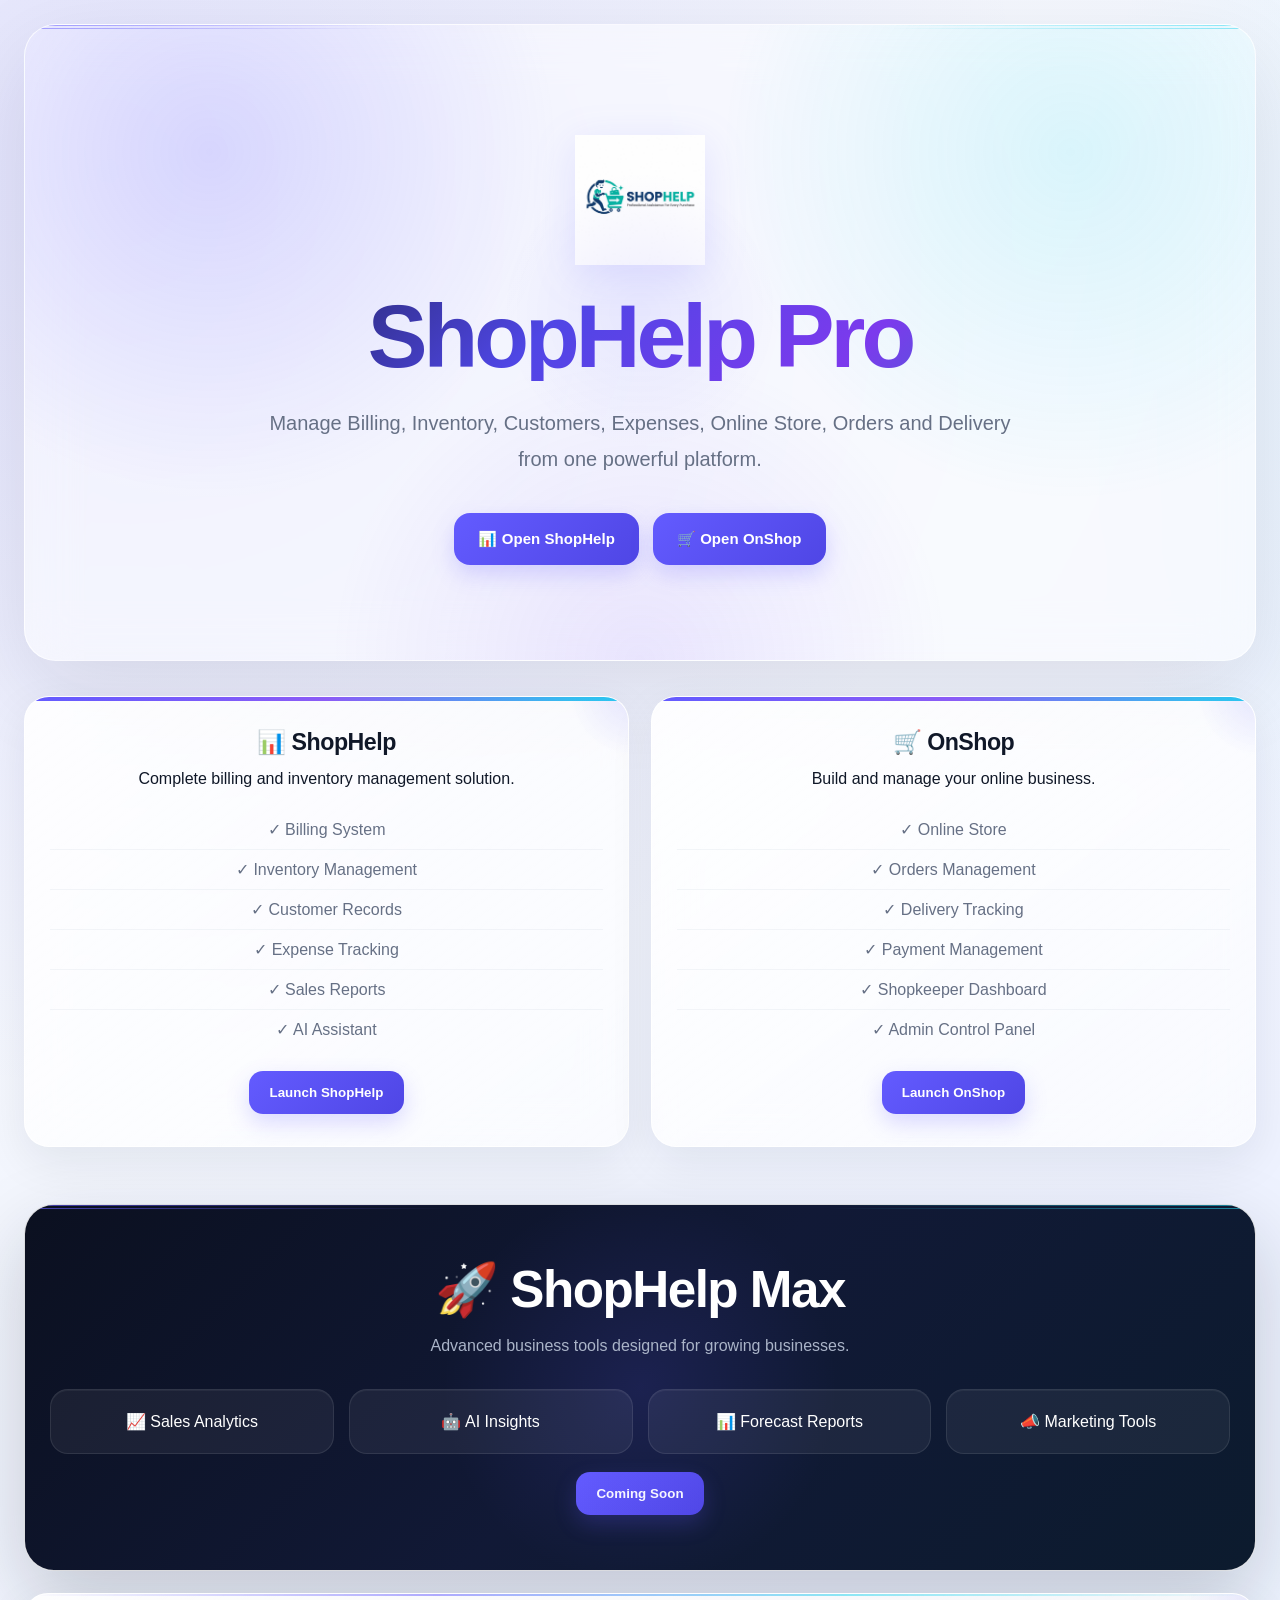
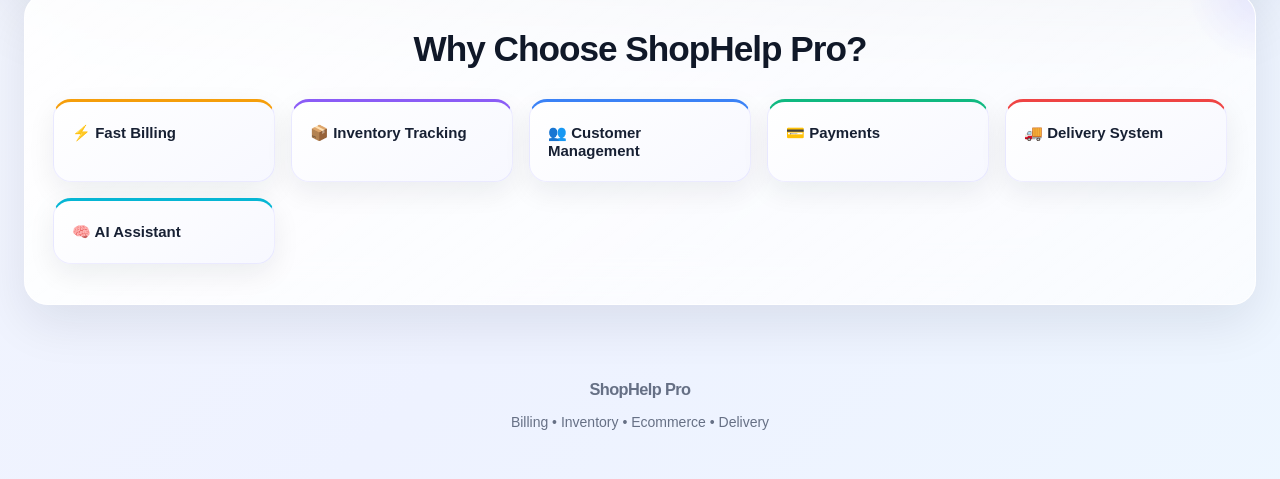
<file: index.html>
<!DOCTYPE html>
<html lang="en">
<head>
<meta charset="UTF-8">
<meta name="viewport" content="width=device-width, initial-scale=1.0">
<meta name="google-site-verification" content="tBOdFCujUnTIar_UksmG7NwpvZdx5EtXgzj0Ia3rUJ4" />
<meta property="og:title" content="ShopHelp Pro">
<meta property="og:description" content="Billing, Inventory, Ecommerce and Delivery Platform">
<meta property="og:image" content="logo.jpeg">
<meta property="og:type" content="website">
<meta name="theme-color" content="#2563eb">
<title>ShopHelp Pro</title>

<meta name="description"
content="ShopHelp Pro - Complete Business Platform for Billing, Inventory, Customers, Ecommerce and Delivery Management.">

<link rel="stylesheet" href="styles.css">

<style>

/* =========================================================
   SHOPHELP LANDING PAGE — PREMIUM HERO UI
   Works with the new ShopHelp dashboard CSS
   ========================================================= */


/* =========================================================
   HERO
   ========================================================= */

.hero{
  position:relative;
  overflow:hidden;

  text-align:center;

  padding:110px 20px 95px;

  border-radius:32px;

  margin-bottom:35px;

  background:
    radial-gradient(
      circle at 15% 20%,
      rgba(99,91,255,.18),
      transparent 30%
    ),
    radial-gradient(
      circle at 85% 20%,
      rgba(34,211,238,.15),
      transparent 30%
    ),
    radial-gradient(
      circle at 50% 100%,
      rgba(139,92,246,.12),
      transparent 35%
    ),
    rgba(255,255,255,.48);

  border:
    1px solid rgba(255,255,255,.75);

  box-shadow:
    0 30px 90px rgba(15,23,42,.10);

  -webkit-backdrop-filter:blur(25px);
  backdrop-filter:blur(25px);

  animation:
    shopHeroIn .7s cubic-bezier(.2,.8,.2,1);
}


/* glowing border */

.hero::before{

  content:"";

  position:absolute;

  inset:0;

  border-radius:32px;

  padding:1px;

  background:
    linear-gradient(
      120deg,
      rgba(99,91,255,.55),
      transparent 30%,
      transparent 70%,
      rgba(34,211,238,.5)
    );

  -webkit-mask:
    linear-gradient(#fff 0 0) content-box,
    linear-gradient(#fff 0 0);

  -webkit-mask-composite:xor;

  mask-composite:exclude;

  pointer-events:none;

}


/* floating glow */

.hero::after{

  content:"";

  position:absolute;

  width:280px;
  height:280px;

  left:50%;
  top:45%;

  transform:
    translate(-50%,-50%);

  background:
    radial-gradient(
      circle,
      rgba(99,91,255,.10),
      transparent 70%
    );

  pointer-events:none;

}


/* =========================================================
   HERO ANIMATION
   ========================================================= */

@keyframes shopHeroIn{

  from{
    opacity:0;
    transform:
      translateY(25px)
      scale(.98);
  }

  to{
    opacity:1;
    transform:
      translateY(0)
      scale(1);
  }

}


/* =========================================================
   HERO TITLE
   ========================================================= */

.hero h1{

  position:relative;

  z-index:2;

  font-size:
    clamp(3rem,7vw,6rem);

  line-height:.98;

  font-weight:900;

  letter-spacing:-4px;

  margin-bottom:24px;

  color:
    #111827;

}


/* gradient ShopHelp title */

.hero h1{

  background:
    linear-gradient(
      135deg,
      #111827 5%,
      #4f46e5 42%,
      #7c3aed 68%,
      #0891b2 100%
    );

  -webkit-background-clip:text;
  background-clip:text;

  -webkit-text-fill-color:transparent;

}


/* =========================================================
   HERO DESCRIPTION
   ========================================================= */

.hero p{

  position:relative;

  z-index:2;

  max-width:760px;

  margin:auto;

  font-size:
    clamp(1rem,2vw,1.25rem);

  color:#667085;

  line-height:1.8;

  font-weight:500;

}


/* =========================================================
   HERO BUTTONS
   ========================================================= */

.hero-buttons{

  position:relative;

  z-index:3;

  margin-top:36px;

  display:flex;

  gap:14px;

  justify-content:center;

  flex-wrap:wrap;

}


.hero-buttons button{

  min-width:165px;

  min-height:52px;

  padding:
    14px 24px;

  border-radius:16px;

  font-size:15px;

}


/* =========================================================
   PLATFORM GRID
   ========================================================= */

.platform-grid{

  display:grid;

  grid-template-columns:
    repeat(
      auto-fit,
      minmax(280px,1fr)
    );

  gap:22px;

  margin-top:35px;

}


/* =========================================================
   PLATFORM CARD
   ========================================================= */

.platform-card{

  position:relative;

  overflow:hidden;

  text-align:center;

  padding:32px 25px;

  border-radius:25px;

  background:
    linear-gradient(
      145deg,
      rgba(255,255,255,.9),
      rgba(255,255,255,.62)
    );

  border:
    1px solid rgba(255,255,255,.85);

  box-shadow:
    0 15px 45px rgba(15,23,42,.08);

  -webkit-backdrop-filter:blur(20px);
  backdrop-filter:blur(20px);

  transition:
    transform .35s ease,
    box-shadow .35s ease,
    border-color .35s ease;

}


/* colorful top line */

.platform-card::before{

  content:"";

  position:absolute;

  top:0;
  left:0;

  width:100%;
  height:4px;

  background:
    linear-gradient(
      90deg,
      #635bff,
      #8b5cf6,
      #22d3ee
    );

}


/* corner glow */

.platform-card::after{

  content:"";

  position:absolute;

  width:130px;
  height:130px;

  right:-70px;
  top:-70px;

  background:
    radial-gradient(
      circle,
      rgba(99,91,255,.14),
      transparent 70%
    );

  pointer-events:none;

}


.platform-card:hover{

  transform:
    translateY(-9px);

  box-shadow:
    0 25px 60px rgba(99,91,255,.14);

  border-color:
    rgba(99,91,255,.18);

}


/* =========================================================
   PLATFORM CARD TITLE
   ========================================================= */

.platform-card h2{

  margin-bottom:14px;

  font-size:1.45rem;

  font-weight:800;

  letter-spacing:-.5px;

  color:#101828;

}


/* =========================================================
   PLATFORM LIST
   ========================================================= */

.platform-card ul{

  list-style:none;

  padding:0;

  margin:22px 0;

}


.platform-card ul li{

  padding:10px 0;

  color:#667085;

  font-weight:500;

  border-bottom:
    1px solid rgba(148,163,184,.10);

  transition:
    transform .2s ease,
    color .2s ease;

}


.platform-card ul li:last-child{

  border-bottom:none;

}


.platform-card ul li:hover{

  color:#4f46e5;

  transform:
    translateX(4px);

}


/* =========================================================
   MAX SECTION
   ========================================================= */

.max-section{

  position:relative;

  overflow:hidden;

  text-align:center;

  margin-top:35px;

  padding:55px 25px;

  border-radius:30px;

  background:
    linear-gradient(
      135deg,
      #0b1020,
      #111936 50%,
      #0c1b2e
    );

  color:#ffffff;

  box-shadow:
    0 30px 80px rgba(15,23,42,.20);

}


/* colorful border */

.max-section::before{

  content:"";

  position:absolute;

  inset:0;

  border-radius:30px;

  padding:1px;

  background:
    linear-gradient(
      120deg,
      rgba(99,91,255,.65),
      transparent 35%,
      transparent 65%,
      rgba(34,211,238,.6)
    );

  -webkit-mask:
    linear-gradient(#fff 0 0) content-box,
    linear-gradient(#fff 0 0);

  -webkit-mask-composite:xor;

  mask-composite:exclude;

}


/* background glow */

.max-section::after{

  content:"";

  position:absolute;

  width:400px;
  height:400px;

  left:50%;
  top:50%;

  transform:
    translate(-50%,-50%);

  background:
    radial-gradient(
      circle,
      rgba(99,91,255,.13),
      transparent 70%
    );

  pointer-events:none;

}


.max-section h2{

  position:relative;

  z-index:2;

  color:#ffffff;

  font-size:
    clamp(2rem,4vw,3.2rem);

  font-weight:900;

  letter-spacing:-1.5px;

  margin-bottom:12px;

}


.max-section p{

  position:relative;

  z-index:2;

  max-width:700px;

  margin:auto;

  color:#aab4c8;

  line-height:1.7;

}


/* =========================================================
   MAX FEATURES
   ========================================================= */

.max-features{

  position:relative;

  z-index:3;

  display:grid;

  grid-template-columns:
    repeat(
      auto-fit,
      minmax(210px,1fr)
    );

  gap:15px;

  margin-top:30px;

}


/* =========================================================
   MAX ITEM
   ========================================================= */

.max-item{

  position:relative;

  overflow:hidden;

  padding:22px 18px;

  border-radius:18px;

  background:
    rgba(255,255,255,.06);

  border:
    1px solid rgba(255,255,255,.09);

  color:#ffffff;

  box-shadow:
    inset 0 1px 0 rgba(255,255,255,.05);

  transition:
    transform .3s ease,
    background .3s ease,
    border-color .3s ease;

}


.max-item:hover{

  transform:
    translateY(-6px);

  background:
    rgba(255,255,255,.10);

  border-color:
    rgba(99,91,255,.4);

}


.max-item h3{

  color:#ffffff;

  margin-bottom:8px;

}


.max-item p{

  color:#9ca8bc;

  font-size:14px;

  line-height:1.6;

}


/* =========================================================
   LOGO
   ========================================================= */

.logo{

  width:130px;

  height:auto;

  margin-bottom:24px;

  object-fit:contain;

  filter:
    drop-shadow(
      0 10px 20px
      rgba(99,91,255,.15)
    );

  transition:
    transform .3s ease,
    filter .3s ease;

}


.logo:hover{

  transform:
    translateY(-3px)
    scale(1.04);

  filter:
    drop-shadow(
      0 15px 30px
      rgba(99,91,255,.25)
    );

}


/* =========================================================
   FOOTER
   ========================================================= */

.footer{

  text-align:center;

  padding:
    45px 20px 25px;

  margin-top:30px;

  color:#667085;

  font-size:14px;

}


.footer a{

  color:#4f46e5;

  font-weight:700;

  text-decoration:none;

  transition:
    color .2s ease;

}


.footer a:hover{

  color:#0891b2;

}


/* =========================================================
   MOBILE
   ========================================================= */

@media(max-width:600px){

  .hero{

    padding:
      65px 15px 60px;

    border-radius:24px;

  }


  .hero h1{

    font-size:
      clamp(2.7rem,13vw,4rem);

    letter-spacing:-2.5px;

    line-height:1;

    margin-bottom:18px;

  }


  .hero p{

    font-size:1rem;

    line-height:1.7;

  }


  .hero-buttons{

    margin-top:26px;

    gap:10px;

  }


  .hero-buttons button{

    width:100%;

    min-width:0;

  }


  .platform-grid{

    grid-template-columns:1fr;

    gap:16px;

  }


  .platform-card{

    padding:
      27px 20px;

    border-radius:21px;

  }


  .max-section{

    padding:
      40px 16px;

    border-radius:24px;

  }


  .max-section h2{

    font-size:2rem;

  }


  .max-features{

    grid-template-columns:1fr;

    gap:10px;

  }


  .max-item{

    padding:18px 15px;

  }


  .logo{

    width:105px;

    margin-bottom:18px;

  }


  .footer{

    padding:
      35px 15px 20px;

  }

}


/* =========================================================
   EXTRA SMALL MOBILE
   ========================================================= */

@media(max-width:380px){

  .hero{

    padding:
      50px 12px;

  }


  .hero h1{

    font-size:2.5rem;

  }


  .platform-card{

    padding:
      23px 16px;

  }

}
/* =========================================================
   FIX — WHY CHOOSE SHOPHELP PRO
   ========================================================= */

/* Normal feature section */
.card:not(.max-section) .max-item{

  color:#172033;

  background:
    linear-gradient(
      145deg,
      #ffffff,
      #f7f8ff
    );

  border:
    1px solid rgba(99,91,255,.10);

  box-shadow:
    0 10px 28px rgba(15,23,42,.07);

}


/* Feature text */
.card:not(.max-section) .max-item{

  font-weight:700;

  font-size:15px;

}


/* Hover */
.card:not(.max-section) .max-item:hover{

  color:#4f46e5;

  background:
    linear-gradient(
      145deg,
      #ffffff,
      #eef2ff
    );

  border-color:
    rgba(99,91,255,.25);

  box-shadow:
    0 18px 40px rgba(99,91,255,.13);

  transform:
    translateY(-7px)
    scale(1.02);

}


/* =========================================================
   INDIVIDUAL FEATURE COLORS
   ========================================================= */

.card:not(.max-section) .max-item:nth-child(1){
  border-top:3px solid #f59e0b;
}

.card:not(.max-section) .max-item:nth-child(2){
  border-top:3px solid #8b5cf6;
}

.card:not(.max-section) .max-item:nth-child(3){
  border-top:3px solid #3b82f6;
}

.card:not(.max-section) .max-item:nth-child(4){
  border-top:3px solid #10b981;
}

.card:not(.max-section) .max-item:nth-child(5){
  border-top:3px solid #ef4444;
}

.card:not(.max-section) .max-item:nth-child(6){
  border-top:3px solid #06b6d4;
}


/* =========================================================
   WHY CHOOSE SECTION
   ========================================================= */

.card:not(.max-section):has(.max-features){

  position:relative;

  overflow:hidden;

  padding:
    35px 28px 40px;

}


/* heading */

.card:not(.max-section):has(.max-features) > h2{

  position:relative;

  z-index:5;

  color:#101828;

  font-size:
    clamp(1.7rem,3vw,2.2rem);

  font-weight:900;

  letter-spacing:-1px;

  margin-bottom:30px;

}


/* =========================================================
   FEATURE GRID
   ========================================================= */

.card:not(.max-section) .max-features{

  position:relative;

  z-index:5;

  display:grid;

  grid-template-columns:
    repeat(
      auto-fit,
      minmax(190px,1fr)
    );

  gap:16px;

  margin-top:10px;

}


/* =========================================================
   MOBILE
   ========================================================= */

@media(max-width:600px){

  .card:not(.max-section):has(.max-features){

    padding:
      28px 16px 32px;

  }

  .card:not(.max-section) .max-features{

    grid-template-columns:
      repeat(2,1fr);

    gap:10px;

  }

  .card:not(.max-section) .max-item{

    padding:
      18px 10px;

    font-size:13px;

    border-radius:15px;

  }

}


@media(max-width:380px){

  .card:not(.max-section) .max-features{

    grid-template-columns:1fr;

  }

}
</style>
</head>

<body>

<!-- HERO -->

<div class="card hero">

<img src="logo.jpeg" alt="ShopHelp Pro Logo" class="logo">

<h1>ShopHelp Pro</h1>

<p>
Manage Billing, Inventory, Customers, Expenses,
Online Store, Orders and Delivery from one powerful platform.
</p>

<div class="hero-buttons">
<button onclick="location.href='shophelp.html'">
📊 Open ShopHelp
</button>

<button onclick="location.href='onshop.html'">
🛒 Open OnShop
</button>
</div>

</div>

<!-- PLATFORMS -->

<div class="platform-grid">

<div class="card platform-card">

<h2>📊 ShopHelp</h2>

<p>
Complete billing and inventory management solution.
</p>

<ul>
<li>✓ Billing System</li>
<li>✓ Inventory Management</li>
<li>✓ Customer Records</li>
<li>✓ Expense Tracking</li>
<li>✓ Sales Reports</li>
<li>✓ AI Assistant</li>
</ul>

<button onclick="location.href='shophelp.html'">
Launch ShopHelp
</button>

</div>

<div class="card platform-card">

<h2>🛒 OnShop</h2>

<p>
Build and manage your online business.
</p>

<ul>
<li>✓ Online Store</li>
<li>✓ Orders Management</li>
<li>✓ Delivery Tracking</li>
<li>✓ Payment Management</li>
<li>✓ Shopkeeper Dashboard</li>
<li>✓ Admin Control Panel</li>
</ul>

<button onclick="location.href='onshop.html'">
Launch OnShop
</button>

</div>

</div>

<!-- SHOPHELP MAX -->

<div class="card max-section">

<h2>🚀 ShopHelp Max</h2>

<p>
Advanced business tools designed for growing businesses.
</p>

<div class="max-features">

<div class="max-item">
📈 Sales Analytics
</div>

<div class="max-item">
🤖 AI Insights
</div>

<div class="max-item">
📊 Forecast Reports
</div>

<div class="max-item">
📣 Marketing Tools
</div>

</div>

<br>

<button disabled>
Coming Soon
</button>

</div>

<!-- FEATURES -->

<div class="card">

<h2 style="text-align:center;">
Why Choose ShopHelp Pro?
</h2>

<div class="max-features">

<div class="max-item">
⚡ Fast Billing
</div>

<div class="max-item">
📦 Inventory Tracking
</div>

<div class="max-item">
👥 Customer Management
</div>

<div class="max-item">
💳 Payments
</div>

<div class="max-item">
🚚 Delivery System
</div>

<div class="max-item">
🧠 AI Assistant
</div>

</div>

</div>

<!-- FOOTER -->

<div class="footer">

<h3>ShopHelp Pro</h3>

<p>
Billing • Inventory • Ecommerce • Delivery
</p>


</div>

</body>
</html>
</file>
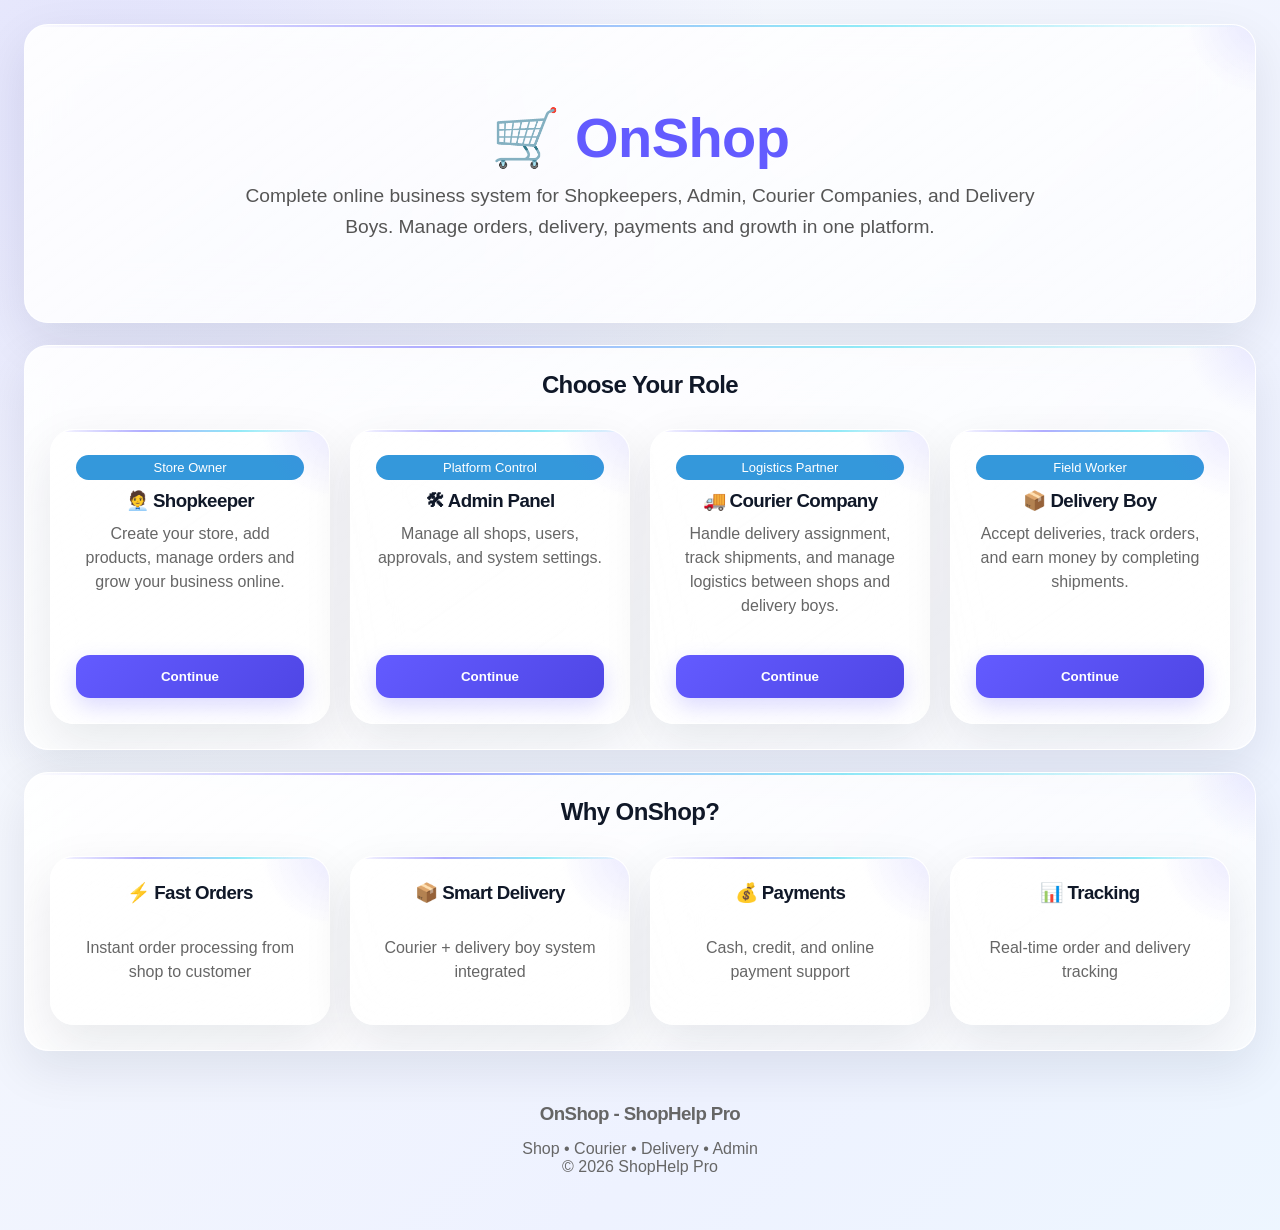
<file: onshop.html>
<!DOCTYPE html>
<html lang="en">
<head>
<meta charset="UTF-8">
<meta name="viewport" content="width=device-width, initial-scale=1.0">

<title>OnShop - ShopHelp Pro</title>

<link rel="stylesheet" href="styles.css">

<style>

/* HERO */
.hero{
  text-align:center;
  padding:80px 20px;
}

.hero h1{
  font-size:3.5rem;
  color:var(--primary);
  margin-bottom:10px;
}

.hero p{
  max-width:800px;
  margin:auto;
  font-size:1.2rem;
  color:#555;
  line-height:1.6;
}

/* GRID */
.role-grid{
  display:grid;
  grid-template-columns:repeat(auto-fit,minmax(260px,1fr));
  gap:20px;
  margin-top:30px;
}

/* ROLE CARD */
.role-card{
  text-align:center;
  padding:25px;
}

.role-card h3{
  margin-bottom:10px;
}

.role-card p{
  color:#666;
  margin-bottom:15px;
  line-height:1.5;
}

.badge{
  display:inline-block;
  padding:5px 12px;
  background:#3498db;
  color:white;
  border-radius:20px;
  font-size:13px;
  margin-bottom:10px;
}

/* FOOTER */
.footer{
  text-align:center;
  padding:30px;
  color:#666;
}
.role-card{
  display:flex;
  flex-direction:column;
  justify-content:space-between;
  height:100%;
}

.role-card button{
  margin-top:auto;
}
</style>

</head>

<body>

<!-- HERO -->
<div class="card hero">

<h1>🛒 OnShop</h1>

<p>
Complete online business system for Shopkeepers, Admin, Courier Companies, and Delivery Boys.
Manage orders, delivery, payments and growth in one platform.
</p>

</div>

<!-- ROLE CARDS -->
<div class="card">

<h2 style="text-align:center;">Choose Your Role</h2>

<div class="role-grid">

<!-- SHOPKEEPER -->
<div class="card role-card">

<span class="badge">Store Owner</span>
<h3>🧑‍💼 Shopkeeper</h3>

<p>
Create your store, add products, manage orders and grow your business online.
</p>

<button onclick="location.href='shopkeeper-login.html'">
Continue
</button>

</div>

<!-- ADMIN -->
<div class="card role-card">

<span class="badge">Platform Control</span>
<h3>🛠 Admin Panel</h3>

<p>
Manage all shops, users, approvals, and system settings.
</p>

<button onclick="location.href='admin-login.html'">
Continue
</button>

</div>

<!-- COURIER COMPANY -->
<div class="card role-card">

<span class="badge">Logistics Partner</span>
<h3>🚚 Courier Company</h3>

<p>
Handle delivery assignment, track shipments, and manage logistics between shops and delivery boys.
</p>

<button onclick="location.href='courier-login.html'">
Continue
</button>

</div>

<!-- DELIVERY BOY -->
<div class="card role-card">

<span class="badge">Field Worker</span>
<h3>📦 Delivery Boy</h3>

<p>
Accept deliveries, track orders, and earn money by completing shipments.
</p>

<button onclick="location.href='delivery-login.html'">
Continue
</button>

</div>

</div>

</div>

<!-- FEATURES -->
<div class="card">

<h2 style="text-align:center;">Why OnShop?</h2>

<div class="role-grid">

<div class="card role-card">
<h3>⚡ Fast Orders</h3>
<p>Instant order processing from shop to customer</p>
</div>

<div class="card role-card">
<h3>📦 Smart Delivery</h3>
<p>Courier + delivery boy system integrated</p>
</div>

<div class="card role-card">
<h3>💰 Payments</h3>
<p>Cash, credit, and online payment support</p>
</div>

<div class="card role-card">
<h3>📊 Tracking</h3>
<p>Real-time order and delivery tracking</p>
</div>

</div>

</div>

<!-- FOOTER -->
<div class="footer">

<h3>OnShop - ShopHelp Pro</h3>
<p>Shop • Courier • Delivery • Admin</p>
<p>© 2026 ShopHelp Pro</p>

</div>

</body>
</html>
</file>
<file: styles.css>
/* =========================================================
   SHOPHELP — OUTSTANDING PREMIUM UI
   FUTURISTIC POS • PREMIUM BUSINESS APP • MOBILE FIRST
   CSS ONLY — EXISTING HTML + JS CAN STAY THE SAME
   ========================================================= */


/* =========================================================
   DESIGN SYSTEM
   ========================================================= */

:root{

  --bg:#f4f7fb;
  --bg-dark:#090d18;

  --nav:#0b1020;
  --nav-2:#11182c;

  --primary:#635bff;
  --primary-2:#8b5cf6;

  --cyan:#22d3ee;
  --blue:#3b82f6;

  --green:#10b981;
  --green-2:#34d399;

  --red:#ef4444;
  --orange:#f59e0b;

  --text:#101828;
  --text-soft:#667085;

  --white:#ffffff;

  --card:rgba(255,255,255,.78);
  --card-solid:#ffffff;

  --line:rgba(15,23,42,.08);

  --shadow:
    0 18px 50px rgba(15,23,42,.09);

  --shadow-big:
    0 30px 90px rgba(15,23,42,.15);

  --glow:
    0 15px 40px rgba(99,91,255,.25);

  --radius:24px;

}


/* =========================================================
   RESET
   ========================================================= */

*{
  margin:0;
  padding:0;
  box-sizing:border-box;
}

html{
  scroll-behavior:smooth;
}

body{

  font-family:
    Inter,
    "Segoe UI",
    Arial,
    sans-serif;

  color:var(--text);

  min-height:100vh;

  padding:24px;

  max-width:1550px;

  margin:auto;

  overflow-x:hidden;

  background:

    radial-gradient(
      circle at 5% 5%,
      rgba(99,91,255,.15),
      transparent 25%
    ),

    radial-gradient(
      circle at 95% 10%,
      rgba(34,211,238,.13),
      transparent 25%
    ),

    radial-gradient(
      circle at 50% 100%,
      rgba(139,92,246,.12),
      transparent 28%
    ),

    linear-gradient(
      135deg,
      #f8fafc,
      #eef2ff 45%,
      #ecfeff
    );

  background-size:
    160% 160%;

  animation:
    backgroundMove 18s ease infinite;

}


/* =========================================================
   BACKGROUND
   ========================================================= */

@keyframes backgroundMove{

  0%{
    background-position:0% 20%;
  }

  50%{
    background-position:100% 80%;
  }

  100%{
    background-position:0% 20%;
  }

}


/* =========================================================
   GENERAL ANIMATIONS
   ========================================================= */

@keyframes appear{

  from{
    opacity:0;
    transform:
      translateY(18px)
      scale(.98);
  }

  to{
    opacity:1;
    transform:
      translateY(0)
      scale(1);
  }

}

@keyframes slide{

  from{
    opacity:0;
    transform:translateY(25px);
  }

  to{
    opacity:1;
    transform:translateY(0);
  }

}

@keyframes glow{

  0%,100%{
    box-shadow:
      0 0 0 0 rgba(99,91,255,0);
  }

  50%{
    box-shadow:
      0 0 0 10px rgba(99,91,255,.08);
  }

}

@keyframes shine{

  0%{
    left:-120%;
  }

  100%{
    left:130%;
  }

}

@keyframes typing{

  0%,100%{
    opacity:.3;
    transform:translateY(0);
  }

  50%{
    opacity:1;
    transform:translateY(-3px);
  }

}


/* =========================================================
   SCROLLBAR
   ========================================================= */

::-webkit-scrollbar{
  width:9px;
  height:9px;
}

::-webkit-scrollbar-track{
  background:rgba(255,255,255,.5);
}

::-webkit-scrollbar-thumb{

  border-radius:20px;

  background:
    linear-gradient(
      180deg,
      #635bff,
      #22d3ee
    );

}

::-webkit-scrollbar-thumb:hover{

  background:
    linear-gradient(
      180deg,
      #4f46e5,
      #06b6d4
    );

}


/* =========================================================
   HEADINGS
   ========================================================= */

h1,
h2,
h3,
h4{

  margin-bottom:15px;

  letter-spacing:-.6px;

}

h1{
  font-weight:850;
}

h2{
  font-weight:800;
}

h3{
  font-weight:750;
}


/* =========================================================
   PREMIUM CARD
   ========================================================= */

.card{

  position:relative;

  overflow:hidden;

  background:
    linear-gradient(
      145deg,
      rgba(255,255,255,.92),
      rgba(255,255,255,.68)
    );

  -webkit-backdrop-filter:blur(25px);
  backdrop-filter:blur(25px);

  border:
    1px solid rgba(255,255,255,.85);

  border-radius:var(--radius);

  padding:25px;

  margin-bottom:22px;

  box-shadow:var(--shadow);

  animation:
    appear .45s ease;

  transition:
    transform .35s ease,
    box-shadow .35s ease,
    border-color .35s ease;

}


/* top light */

.card::before{

  content:"";

  position:absolute;

  top:0;
  left:0;

  width:100%;
  height:2px;

  background:
    linear-gradient(
      90deg,
      transparent,
      rgba(99,91,255,.5),
      rgba(34,211,238,.5),
      transparent
    );

}


/* corner glow */

.card::after{

  content:"";

  position:absolute;

  width:150px;
  height:150px;

  right:-80px;
  top:-80px;

  background:
    radial-gradient(
      circle,
      rgba(99,91,255,.13),
      transparent 70%
    );

  pointer-events:none;

}


.card:hover{

  transform:
    translateY(-6px);

  box-shadow:
    var(--shadow-big);

  border-color:
    rgba(99,91,255,.15);

}


/* =========================================================
   LOGIN
   ========================================================= */

#loginPage{

  max-width:440px;

  margin:65px auto;

  text-align:center;

  animation:
    slide .7s ease;

}

#loginPage .card{

  padding:38px;

  box-shadow:
    0 35px 100px rgba(15,23,42,.18);

}


/* =========================================================
   MENU — PREMIUM DARK CONTROL BAR
   ========================================================= */

.menu{

  position:sticky;

  top:12px;

  z-index:100;

  display:flex;

  flex-wrap:wrap;

  align-items:center;

  justify-content:center;

  gap:8px;

  padding:10px;

  margin-bottom:28px;

  border-radius:22px;

  background:
    linear-gradient(
      135deg,
      rgba(10,15,30,.96),
      rgba(18,25,45,.94)
    );

  border:
    1px solid rgba(255,255,255,.08);

  box-shadow:
    0 20px 55px rgba(15,23,42,.22);

  -webkit-backdrop-filter:
    blur(25px);

  backdrop-filter:
    blur(25px);

}


/* menu glow */

.menu::before{

  content:"";

  position:absolute;

  inset:0;

  border-radius:inherit;

  padding:1px;

  background:
    linear-gradient(
      90deg,
      rgba(99,91,255,.5),
      transparent 35%,
      transparent 65%,
      rgba(34,211,238,.4)
    );

  -webkit-mask:
    linear-gradient(#fff 0 0) content-box,
    linear-gradient(#fff 0 0);

  -webkit-mask-composite:xor;

  mask-composite:exclude;

  pointer-events:none;

}


/* =========================================================
   MENU BUTTONS
   ========================================================= */

.menu button{

  display:flex;

  align-items:center;

  justify-content:center;

  gap:9px;

  color:#aab4c8;

  background:
    transparent;

  border:
    1px solid transparent;

  box-shadow:none;

  padding:
    11px 17px;

  border-radius:14px;

}


.menu button:hover{

  color:#ffffff;

  background:
    rgba(255,255,255,.07);

  box-shadow:
    none;

  transform:
    translateY(-1px);

}


/* ACTIVE MENU */

.menu button.active{

  color:#ffffff;

  background:
    linear-gradient(
      135deg,
      #635bff,
      #7c3aed
    );

  border:
    1px solid rgba(255,255,255,.14);

  box-shadow:
    0 8px 25px rgba(99,91,255,.4);

}


/* =========================================================
   INPUTS
   ========================================================= */

input,
select{

  width:100%;

  max-width:220px;

  padding:
    14px 16px;

  margin:6px 0;

  border-radius:15px;

  border:
    1px solid rgba(148,163,184,.22);

  background:
    rgba(255,255,255,.82);

  color:#172033;

  font-size:15px;

  transition:
    all .25s ease;

  box-shadow:
    inset 0 1px 2px rgba(15,23,42,.03);

}

input::placeholder{

  color:#98a2b3;

}

input:hover,
select:hover{

  background:#ffffff;

  border-color:
    rgba(99,91,255,.25);

}

input:focus,
select:focus{

  outline:none;

  background:#ffffff;

  border-color:
    #635bff;

  box-shadow:
    0 0 0 4px rgba(99,91,255,.11),
    0 10px 30px rgba(99,91,255,.08);

  transform:
    translateY(-1px);

}


/* =========================================================
   BUTTONS
   ========================================================= */

button{

  position:relative;

  overflow:hidden;

  padding:
    12px 20px;

  min-height:43px;

  border:none;

  border-radius:14px;

  cursor:pointer;

  color:#ffffff;

  font-weight:700;

  letter-spacing:.05px;

  background:
    linear-gradient(
      135deg,
      #635bff,
      #4f46e5
    );

  box-shadow:
    0 9px 22px rgba(99,91,255,.22);

  transition:
    transform .25s ease,
    box-shadow .25s ease,
    filter .25s ease;

}


/* shine */

button::before{

  content:"";

  position:absolute;

  top:-100%;

  left:-120%;

  width:70%;

  height:300%;

  transform:
    rotate(25deg);

  background:
    linear-gradient(
      90deg,
      transparent,
      rgba(255,255,255,.4),
      transparent
    );

  transition:
    left .7s ease;

}

button:hover::before{

  left:140%;

}

button:hover{

  transform:
    translateY(-3px);

  box-shadow:
    0 16px 35px rgba(99,91,255,.32);

  filter:
    brightness(1.06);

}

button:active{

  transform:
    scale(.96);

}


/* =========================================================
   MAIN BUTTON
   ========================================================= */

.btn-main{

  background:
    linear-gradient(
      135deg,
      #635bff,
      #8b5cf6,
      #3b82f6
    );

  box-shadow:
    0 12px 30px rgba(99,91,255,.28);

}


/* =========================================================
   SAVE BILL
   ========================================================= */

.btn-save{

  width:100%;

  padding:17px;

  font-size:18px;

  background:
    linear-gradient(
      135deg,
      #059669,
      #10b981,
      #34d399
    );

  box-shadow:
    0 14px 35px rgba(16,185,129,.28);

}

.btn-save:hover{

  box-shadow:
    0 20px 45px rgba(16,185,129,.38);

}


/* =========================================================
   DELETE
   ========================================================= */

.delete-btn{

  background:
    linear-gradient(
      135deg,
      #dc2626,
      #ef4444
    );

  box-shadow:
    0 9px 22px rgba(239,68,68,.2);

}

.delete-btn:hover{

  background:
    linear-gradient(
      135deg,
      #ef4444,
      #f87171
    );

  box-shadow:
    0 16px 35px rgba(239,68,68,.32);

}


/* =========================================================
   TABLE — PREMIUM
   ========================================================= */

table{

  width:100%;

  border-collapse:separate;

  border-spacing:0;

  margin-top:18px;

  overflow:hidden;

  border-radius:20px;

  background:
    rgba(255,255,255,.82);

  border:
    1px solid rgba(226,232,240,.7);

  box-shadow:
    0 15px 40px rgba(15,23,42,.07);

}


th{

  color:#ffffff;

  font-weight:750;

  background:
    linear-gradient(
      135deg,
      #101828,
      #172033
    );

}


th,
td{

  padding:14px;

  border-bottom:
    1px solid rgba(226,232,240,.65);

  text-align:left;

  white-space:nowrap;

}


tbody tr{

  transition:
    background .2s ease,
    transform .2s ease;

}


tbody tr:hover{

  background:
    linear-gradient(
      90deg,
      rgba(99,91,255,.06),
      rgba(34,211,238,.035)
    );

}


tbody tr:last-child td{

  border-bottom:none;

}


td{

  vertical-align:middle;

  color:#344054;

}


/* =========================================================
   INVENTORY
   ========================================================= */

#invTable th{

  background:
    linear-gradient(
      135deg,
      #f8fafc,
      #eef2ff
    );

  color:#344054;

}

#invTable td{

  background:
    rgba(255,255,255,.72);

}

#invTable tr:hover{

  background:#f8faff;

}

#invTable input{

  max-width:80px;

  padding:9px 10px;

}


/* =========================================================
   BILLING
   ========================================================= */

#billingPage table{

  table-layout:fixed;

}

#billingPage table th:nth-child(1),
#billingPage table td:nth-child(1){

  width:60%;

}

#billingPage table th:nth-child(2),
#billingPage table td:nth-child(2){

  width:20%;

  text-align:center;

}

#billingPage table th:nth-child(3),
#billingPage table td:nth-child(3){

  width:20%;

  text-align:right;

}

#billBody button{

  min-width:32px;

  padding:6px 10px;

  border-radius:10px;

}


/* =========================================================
   PRODUCT GRID
   ========================================================= */

.billing-grid{

  display:grid;

  grid-template-columns:
    repeat(
      auto-fill,
      minmax(145px,1fr)
    );

  gap:14px;

  margin:18px 0;

}


.p-item{

  position:relative;

  overflow:hidden;

  padding:18px 14px;

  border-radius:18px;

  text-align:center;

  cursor:pointer;

  color:#172033;

  background:
    linear-gradient(
      145deg,
      #ffffff,
      #f6f8ff
    );

  border:
    1px solid rgba(99,91,255,.08);

  box-shadow:
    0 8px 25px rgba(15,23,42,.07);

  transition:
    transform .3s ease,
    box-shadow .3s ease,
    border-color .3s ease;

}


.p-item::before{

  content:"";

  position:absolute;

  left:0;
  top:0;

  width:100%;

  height:3px;

  background:
    linear-gradient(
      90deg,
      #635bff,
      #22d3ee
    );

  opacity:.7;

}


.p-item:hover{

  transform:
    translateY(-7px)
    scale(1.02);

  border-color:
    rgba(99,91,255,.25);

  box-shadow:
    0 18px 40px rgba(99,91,255,.14);

}


/* =========================================================
   STAT BOXES
   ========================================================= */

.stat-box{

  position:relative;

  overflow:hidden;

  flex:1;

  min-width:200px;

  padding:24px;

  border-radius:20px;

  text-align:center;

  background:
    linear-gradient(
      145deg,
      rgba(255,255,255,.9),
      rgba(255,255,255,.68)
    );

  border:
    1px solid rgba(255,255,255,.85);

  box-shadow:
    0 15px 40px rgba(15,23,42,.08);

  transition:
    transform .3s ease,
    box-shadow .3s ease;

}


.stat-box::before{

  content:"";

  position:absolute;

  left:0;
  top:0;

  width:100%;
  height:4px;

  background:
    linear-gradient(
      90deg,
      #635bff,
      #8b5cf6,
      #22d3ee
    );

}


.stat-box::after{

  content:"";

  position:absolute;

  width:100px;
  height:100px;

  right:-50px;
  bottom:-50px;

  background:
    radial-gradient(
      circle,
      rgba(99,91,255,.13),
      transparent 70%
    );

}


.stat-box:hover{

  transform:
    translateY(-7px);

  box-shadow:
    0 22px 50px rgba(99,91,255,.14);

}


/* =========================================================
   DROPDOWNS
   ========================================================= */

#productDropdown,
#custDropdown{

  position:absolute;

  top:100%;
  left:0;
  right:0;

  background:
    rgba(255,255,255,.97);

  -webkit-backdrop-filter:
    blur(25px);

  backdrop-filter:
    blur(25px);

  border:
    1px solid rgba(226,232,240,.8);

  border-radius:16px;

  max-height:220px;

  overflow-y:auto;

  display:none;

  z-index:9999;

  box-shadow:
    0 25px 60px rgba(15,23,42,.18);

  animation:
    appear .2s ease;

}

#productDropdown div,
#custDropdown div{

  padding:14px 16px;

  cursor:pointer;

  border-bottom:
    1px solid rgba(226,232,240,.55);

  transition:
    all .2s ease;

}

#productDropdown div:hover,
#custDropdown div:hover{

  background:
    linear-gradient(
      90deg,
      rgba(99,91,255,.08),
      rgba(34,211,238,.05)
    );

  padding-left:21px;

}


/* =========================================================
   CHAT — FUTURISTIC AI
   ========================================================= */

#chatApp{

  position:fixed;

  bottom:92px;

  right:22px;

  width:380px;

  height:550px;

  display:none;

  flex-direction:column;

  overflow:hidden;

  z-index:99999;

  border-radius:28px;

  background:
    rgba(248,250,252,.96);

  border:
    1px solid rgba(255,255,255,.9);

  -webkit-backdrop-filter:
    blur(30px);

  backdrop-filter:
    blur(30px);

  box-shadow:
    0 35px 100px rgba(15,23,42,.28);

  animation:
    chatOpen .3s cubic-bezier(.2,.8,.2,1);

}


@keyframes chatOpen{

  from{

    opacity:0;

    transform:
      translateY(25px)
      scale(.92);

  }

  to{

    opacity:1;

    transform:
      translateY(0)
      scale(1);

  }

}


/* =========================================================
   CHAT HEADER
   ========================================================= */

#chatTop{

  position:relative;

  padding:17px 18px;

  color:#ffffff;

  font-weight:750;

  display:flex;

  justify-content:space-between;

  align-items:center;

  background:
    linear-gradient(
      135deg,
      #080d1c,
      #17134b,
      #075985
    );

  box-shadow:
    0 10px 30px rgba(15,23,42,.2);

}


#chatTop::after{

  content:"";

  position:absolute;

  left:0;
  bottom:0;

  width:100%;
  height:2px;

  background:
    linear-gradient(
      90deg,
      #635bff,
      #22d3ee,
      #8b5cf6
    );

}


/* =========================================================
   CHAT MESSAGES
   ========================================================= */

#chatMessages{

  flex:1;

  padding:18px;

  overflow-y:auto;

  display:flex;

  flex-direction:column;

  gap:12px;

  background:

    radial-gradient(
      circle at 10% 10%,
      rgba(99,91,255,.06),
      transparent 25%
    ),

    radial-gradient(
      circle at 90% 90%,
      rgba(34,211,238,.05),
      transparent 25%
    ),

    #f8fafc;

}


.msg{

  max-width:78%;

  padding:
    11px 15px;

  border-radius:18px;

  font-size:14px;

  line-height:1.5;

  word-wrap:break-word;

  animation:
    appear .25s ease;

}


.user{

  align-self:flex-end;

  color:#ffffff;

  background:
    linear-gradient(
      135deg,
      #635bff,
      #4f46e5
    );

  border-bottom-right-radius:5px;

  box-shadow:
    0 8px 22px rgba(99,91,255,.2);

}


.bot{

  align-self:flex-start;

  color:#172033;

  background:#ffffff;

  border:
    1px solid rgba(226,232,240,.8);

  border-bottom-left-radius:5px;

  box-shadow:
    0 5px 15px rgba(15,23,42,.05);

}


/* =========================================================
   TYPING
   ========================================================= */

.typing{

  display:flex;

  align-items:center;

  gap:5px;

}

.typing span{

  width:7px;
  height:7px;

  border-radius:50%;

  background:#635bff;

  animation:
    typing 1s infinite;

}


/* =========================================================
   CHAT INPUT
   ========================================================= */

#chatInputArea{

  display:flex;

  align-items:center;

  gap:8px;

  padding:11px;

  background:
    rgba(255,255,255,.96);

  border-top:
    1px solid rgba(226,232,240,.8);

}


#chatInput{

  flex:1;

  min-width:0;

  height:44px;

  padding:
    0 16px;

  border-radius:25px;

  border:
    1px solid rgba(148,163,184,.22);

  background:
    #f7f8fc;

  outline:none;

}


#chatInputArea button{

  width:44px;

  height:44px;

  min-width:44px;

  padding:0;

  border-radius:50%;

  display:flex;

  align-items:center;

  justify-content:center;

}


#chatInputArea button:last-child{

  width:auto;

  min-width:auto;

  padding:
    0 15px;

  border-radius:22px;

  font-size:13px;

}


/* =========================================================
   FLOATING AI BUTTON
   ========================================================= */

#chatToggleBtn{

  position:fixed;

  right:22px;

  bottom:22px;

  width:68px;

  height:68px;

  padding:0;

  margin:0;

  border:none;

  border-radius:50%;

  display:flex;

  align-items:center;

  justify-content:center;

  overflow:hidden;

  z-index:999999;

  font-size:0;

  color:#ffffff;

  background:
    linear-gradient(
      135deg,
      #635bff,
      #8b5cf6,
      #22d3ee
    );

  box-shadow:
    0 15px 40px rgba(99,91,255,.4);

  animation:
    glow 2.5s infinite;

  transition:
    transform .25s ease,
    box-shadow .25s ease;

}


#chatToggleBtn::before{

  display:none !important;

}


#chatToggleBtn:hover{

  transform:
    scale(1.12)
    rotate(4deg);

  box-shadow:
    0 20px 55px rgba(99,91,255,.5);

}


#chatToggleBtn span{

  position:absolute;

  inset:0;

  display:flex;

  align-items:center;

  justify-content:center;

  font-size:30px;

}


/* =========================================================
   TOAST
   ========================================================= */

#toast{

  position:fixed;

  top:24px;

  right:24px;

  z-index:999;

  display:none;

  padding:
    14px 20px;

  border-radius:15px;

  color:#ffffff;

  font-weight:700;

  background:
    linear-gradient(
      135deg,
      #ef4444,
      #dc2626
    );

  border:
    1px solid rgba(255,255,255,.2);

  box-shadow:
    0 20px 45px rgba(239,68,68,.28);

  animation:
    appear .3s ease;

}


/* =========================================================
   HIDDEN
   ========================================================= */

.hidden{

  display:none !important;

}


/* =========================================================
   SELECTION
   ========================================================= */

::selection{

  color:#312e81;

  background:
    rgba(99,91,255,.2);

}


/* =========================================================
   ACCESSIBILITY
   ========================================================= */

button:focus-visible,
input:focus-visible,
select:focus-visible{

  outline:
    3px solid rgba(99,91,255,.2);

  outline-offset:2px;

}


/* =========================================================
   MOBILE — APP-LIKE EXPERIENCE
   ========================================================= */

@media(max-width:600px){

  body{

    padding:10px;

    background:

      radial-gradient(
        circle at 0% 0%,
        rgba(99,91,255,.13),
        transparent 35%
      ),

      radial-gradient(
        circle at 100% 100%,
        rgba(34,211,238,.1),
        transparent 35%
      ),

      #f4f7fb;

  }


  /* NAV */

.menu{
  flex-direction:row;
  flex-wrap:nowrap;
  justify-content:flex-start;
  gap:6px;
  padding:7px;
  top:7px;
  border-radius:16px;

  overflow-x:auto;
  overflow-y:hidden;

  -webkit-overflow-scrolling:touch;
  scrollbar-width:none;
}

.menu::-webkit-scrollbar{
  display:none;
}

.menu button{
  width:auto;
  min-width:max-content;
  min-height:42px;

  flex:0 0 auto;

  padding:9px 13px;
  border-radius:12px;

  font-size:14px;
  white-space:nowrap;
}
.language-menu{
  top:65px;
  right:10px;
  min-width:160px;
}

  /* CARDS */

  .card{

    padding:17px;

    border-radius:19px;

    margin-bottom:16px;

  }


  /* INPUT */

  input,
  select{

    max-width:100%;

    width:100%;

    font-size:16px;

    min-height:46px;

  }


  /* BUTTON */

  button{

    min-height:45px;

  }


  /* TABLE */

  table{

    display:block;

    overflow-x:auto;

    white-space:nowrap;

    font-size:13px;

    border-radius:16px;

  }


  th,
  td{

    padding:9px;

  }


  /* PRODUCT GRID */

  .billing-grid{

    grid-template-columns:
      repeat(2,1fr);

    gap:9px;

  }


  .p-item{

    padding:14px 9px;

    border-radius:15px;

  }


  /* STATS */

  .stat-box{

    min-width:100%;

    padding:19px;

    border-radius:17px;

  }


  /* CHAT */

  #chatApp{

    left:8px;

    right:8px;

    bottom:82px;

    width:auto;

    height:76vh;

    border-radius:23px;

  }


  #chatToggleBtn{

    right:15px;

    bottom:15px;

    width:61px;

    height:61px;

  }


  #chatToggleBtn span{

    font-size:27px;

  }


  /* CHAT INPUT */

  #chatInputArea{

    gap:6px;

    padding:8px;

  }


  #chatInput{

    height:41px;

    font-size:15px;

  }


  #chatInputArea button{

    width:40px;

    height:40px;

    min-width:40px;

  }


  #chatInputArea button:last-child{

    padding:
      0 10px;

    font-size:12px;

  }


  /* DROPDOWN */

  #productDropdown,
  #custDropdown{

    max-height:150px;

    font-size:14px;

  }


  /* INVENTORY */

  #invTable td,
  #invTable th{

    font-size:12px;

  }


  /* LOGIN */

  #loginPage{

    margin:
      35px auto;

  }


  #loginPage .card{

    padding:25px 18px;

  }


  /* TOAST */

  #toast{

    left:12px;

    right:12px;

    top:12px;

    text-align:center;

  }

}


/* =========================================================
   EXTRA SMALL PHONES
   ========================================================= */

@media(max-width:380px){

  body{
    padding:7px;
  }

  .card{
    padding:14px;
  }

  .billing-grid{
    gap:7px;
  }

  .p-item{
    padding:12px 6px;
    font-size:13px;
  }

}


/* =========================================================
   FINAL POLISH
   ========================================================= */

button,
.menu button,
.p-item{

  -webkit-tap-highlight-color:
    transparent;

}

#billingPage,
#inventoryPage,
#customersPage,
#expensesPage,
#dashboardPage{

  animation:
    slide .35s ease;

}
/* =========================
   SHOPHELP LANGUAGE MENU
   ========================= */

.language-menu{
  display:none;
  position:fixed;
  top:70px;
  right:20px;
  z-index:999999;

  background:#fff;
  padding:14px;

  border-radius:12px;

  box-shadow:
    0 8px 25px rgba(0,0,0,.18);

  min-width:170px;

  pointer-events:auto;
}
/* =========================================
   SHOPHELP — FRIENDLY AUTH SCREEN
   ========================================= */

.shophelp-auth {
  width: 100%;
  max-width: 430px;
  margin: 35px auto 60px;
  position: relative;
}

.shophelp-auth-card {
  width: 100%;
  box-sizing: border-box;
  padding: 32px 28px;
  background: rgba(255,255,255,0.96);
  border-radius: 24px;
  border: 1px solid rgba(99,91,255,0.10);
  box-shadow:
    0 20px 50px rgba(15,23,42,0.12),
    0 4px 15px rgba(99,91,255,0.08);
  text-align: center;
}

.shophelp-auth-icon {
  width: 72px;
  height: 72px;
  margin: 0 auto 16px;
  border-radius: 20px;

  display: flex;
  align-items: center;
  justify-content: center;

  font-size: 36px;

  background: linear-gradient(
    135deg,
    rgba(99,91,255,0.12),
    rgba(139,92,246,0.10)
  );
}

.shophelp-auth-title {
  margin: 0;
  font-size: 27px;
  font-weight: 800;
  color: #0f172a;
}

.shophelp-auth-subtitle {
  margin: 8px 0 25px;
  color: #64748b;
  font-size: 15px;
}

/* GOOGLE */

.shophelp-google-btn {
  width: 100%;
  min-height: 58px;

  display: flex;
  align-items: center;
  justify-content: center;
  gap: 12px;

  border: 1px solid #dbe2ea;
  border-radius: 14px;

  background: #ffffff;
  color: #0f172a;

  cursor: pointer;

  font-size: 15px;

  transition:
    transform 0.2s ease,
    box-shadow 0.2s ease,
    background 0.2s ease;
}

.shophelp-google-btn:hover {
  transform: translateY(-1px);
  box-shadow: 0 8px 22px rgba(15,23,42,0.10);
  background: #fafafa;
}

.shophelp-google-btn strong {
  display: block;
  font-size: 15px;
}

.shophelp-google-btn small {
  display: block;
  margin-top: 2px;
  color: #64748b;
  font-size: 12px;
}

.google-icon {
  width: 28px;
  height: 28px;

  display: flex;
  align-items: center;
  justify-content: center;

  border-radius: 50%;

  font-size: 18px;
  font-weight: 800;

  background: #fff;
  color: #4285f4;
}

/* DIVIDER */

.shophelp-divider {
  display: flex;
  align-items: center;
  gap: 12px;

  margin: 22px 0;

  color: #94a3b8;
  font-size: 12px;
  font-weight: 700;
}

.shophelp-divider::before,
.shophelp-divider::after {
  content: "";
  flex: 1;
  height: 1px;
  background: #e2e8f0;
}

.shophelp-divider span {
  padding: 0 3px;
}

/* EMAIL BUTTON */

.shophelp-email-btn {
  width: 100%;
  min-height: 56px;

  border: none;
  border-radius: 14px;

  background: linear-gradient(
    135deg,
    #635bff,
    #8b5cf6
  );

  color: white;

  font-size: 16px;
  font-weight: 700;

  cursor: pointer;

  box-shadow: 0 8px 20px rgba(99,91,255,0.22);

  transition:
    transform 0.2s ease,
    box-shadow 0.2s ease;
}

.shophelp-email-btn:hover {
  transform: translateY(-1px);
  box-shadow: 0 12px 25px rgba(99,91,255,0.28);
}

/* INPUTS */

.shophelp-auth-input {
  width: 100%;
  height: 52px;

  box-sizing: border-box;

  margin-bottom: 13px;

  padding: 0 15px;

  border: 1px solid #dbe2ea;
  border-radius: 13px;

  background: #ffffff;

  color: #0f172a;

  font-size: 15px;

  outline: none;

  transition:
    border-color 0.2s ease,
    box-shadow 0.2s ease;
}

.shophelp-auth-input:focus {
  border-color: #635bff;

  box-shadow:
    0 0 0 3px rgba(99,91,255,0.12);
}

.shophelp-auth-input::placeholder {
  color: #94a3b8;
}

/* MAIN ACTION */

.shophelp-primary-btn {
  width: 100%;
  min-height: 55px;

  margin-top: 5px;

  border: none;
  border-radius: 14px;

  background: linear-gradient(
    135deg,
    #635bff,
    #8b5cf6
  );

  color: white;

  font-size: 16px;
  font-weight: 700;

  cursor: pointer;

  box-shadow: 0 8px 20px rgba(99,91,255,0.22);
}

/* BOTTOM LINK */

.shophelp-auth-bottom {
  margin: 22px 0 0;

  color: #64748b;
  font-size: 14px;
}

.shophelp-link-btn {
  border: none;
  background: none;

  padding: 0;
  margin-left: 4px;

  color: #635bff;

  font-size: 14px;
  font-weight: 700;

  cursor: pointer;
}

.shophelp-link-btn:hover {
  text-decoration: underline;
}

/* BACK */

.shophelp-back-btn {
  display: block;

  border: none;
  background: none;

  padding: 0;
  margin-bottom: 20px;

  color: #64748b;

  font-size: 14px;
  font-weight: 600;

  cursor: pointer;
}

.shophelp-back-btn:hover {
  color: #635bff;
}

/* SCREEN */

.shophelp-auth-screen {
  display: block;
}

.shophelp-auth-screen.hidden {
  display: none !important;
}


/* =========================================
   MOBILE
   ========================================= */

@media (max-width: 600px) {

  .shophelp-auth {
    max-width: 100%;
    margin: 20px auto 40px;
    padding: 0 12px;
    box-sizing: border-box;
  }

  .shophelp-auth-card {
    padding: 28px 20px;
    border-radius: 20px;
  }

  .shophelp-auth-title {
    font-size: 24px;
  }

  .shophelp-auth-icon {
    width: 64px;
    height: 64px;
    font-size: 32px;
  }

}
/* ================================
   SHOPHELP LANGUAGE MENU FIX
   Mobile Portrait + Landscape
   ================================ */

.menu {
  position: relative;
  overflow: visible !important;
}

#shophelpLanguageMenu {
  position: absolute !important;
  top: calc(100% + 10px);
  right: 0;
  z-index: 999999 !important;

  width: 180px;
  max-width: calc(100vw - 24px);
  box-sizing: border-box;

  padding: 14px;
  background: #ffffff;
  border: 1px solid rgba(99, 91, 255, 0.15);
  border-radius: 14px;

  box-shadow: 0 15px 40px rgba(15, 23, 42, 0.18);

  display: none;
}

/* Keep the select inside the screen */
#shophelpLanguageMenu select {
  width: 100%;
  max-width: 100%;
  box-sizing: border-box;
}

/* ================================
   MOBILE PORTRAIT
   ================================ */

@media (max-width: 600px) {

  .menu {
    width: 100%;
    max-width: 100%;
    box-sizing: border-box;

    display: flex;
    flex-wrap: wrap;
    justify-content: center;

    overflow: visible !important;
  }

  .menu button {
    flex: 0 1 auto;
    max-width: 100%;
  }

  #shophelpLanguageMenu {
    right: 8px;
    left: auto;

    width: 180px;
    max-width: calc(100vw - 32px);
  }
}

/* ================================
   VERY SMALL PHONES
   ================================ */

@media (max-width: 380px) {

  #shophelpLanguageMenu {
    right: 4px;
    width: 165px;
    max-width: calc(100vw - 24px);
  }
}
</file>
